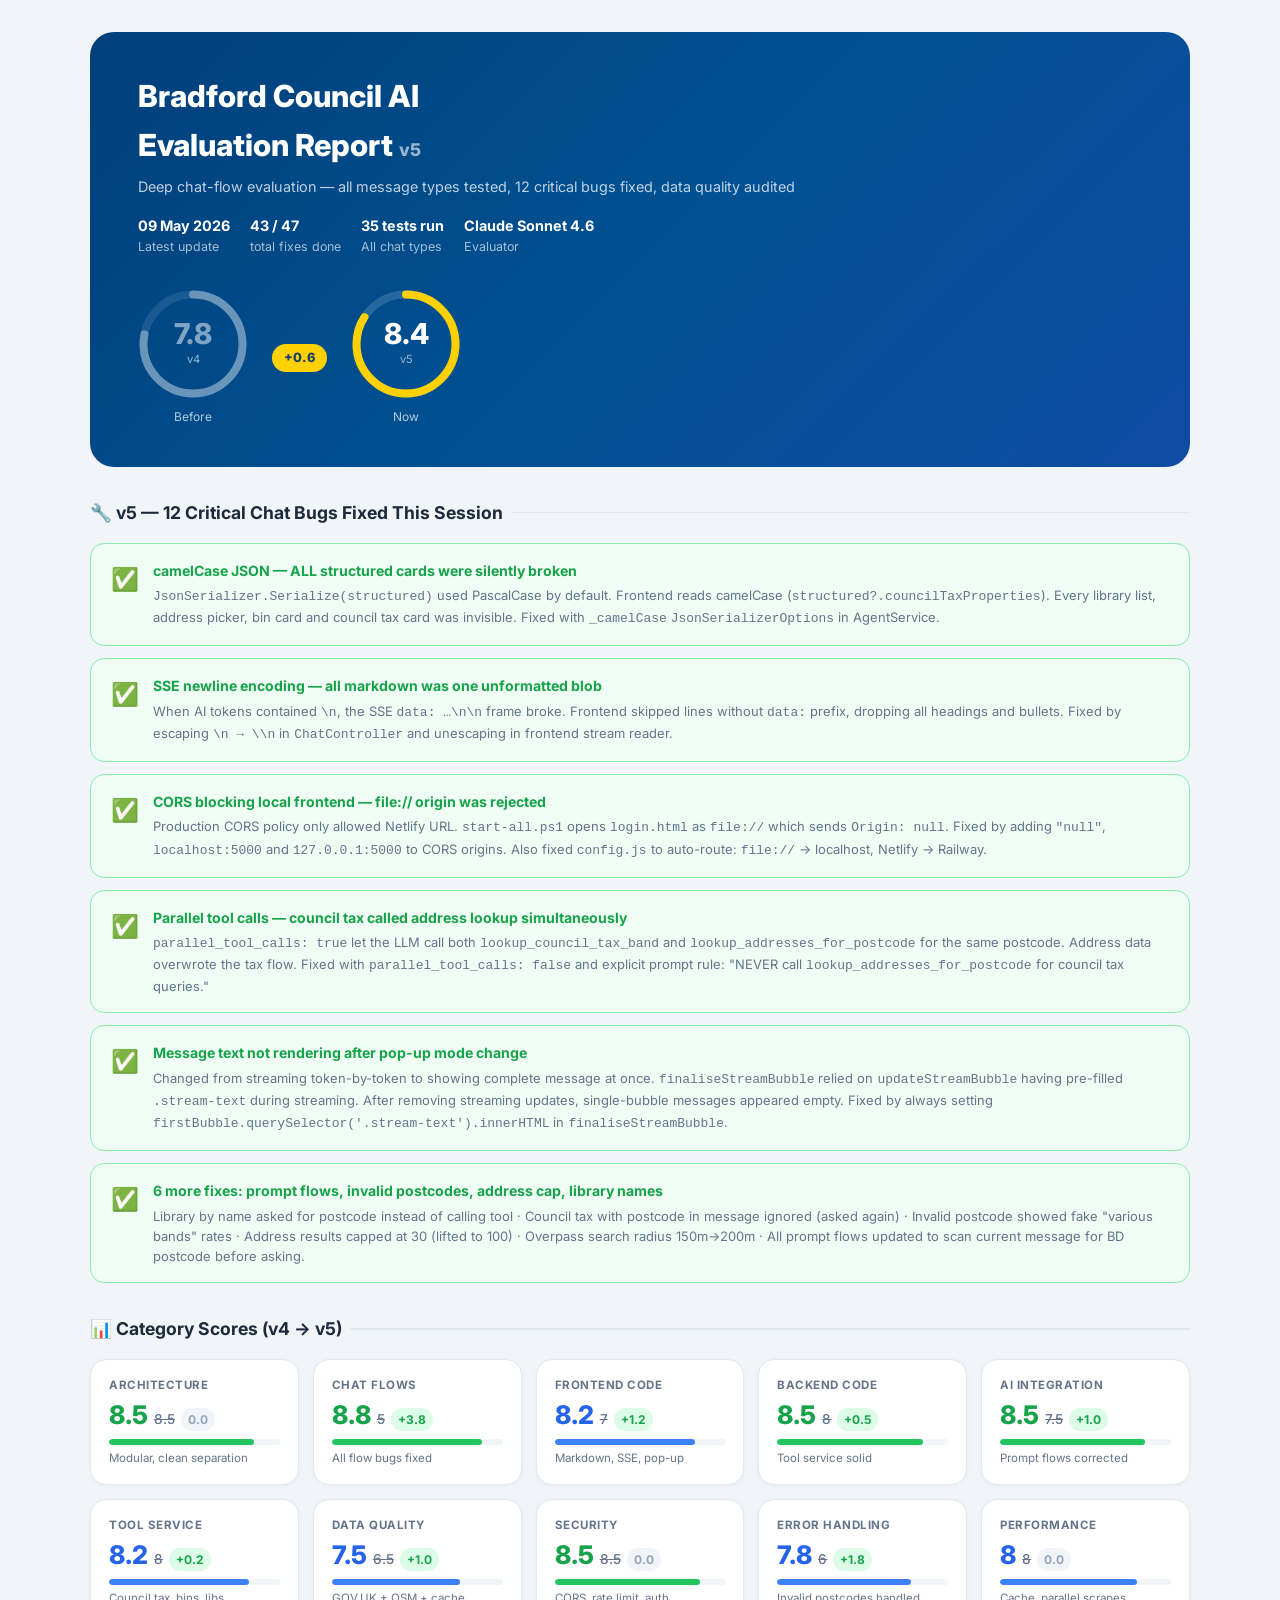
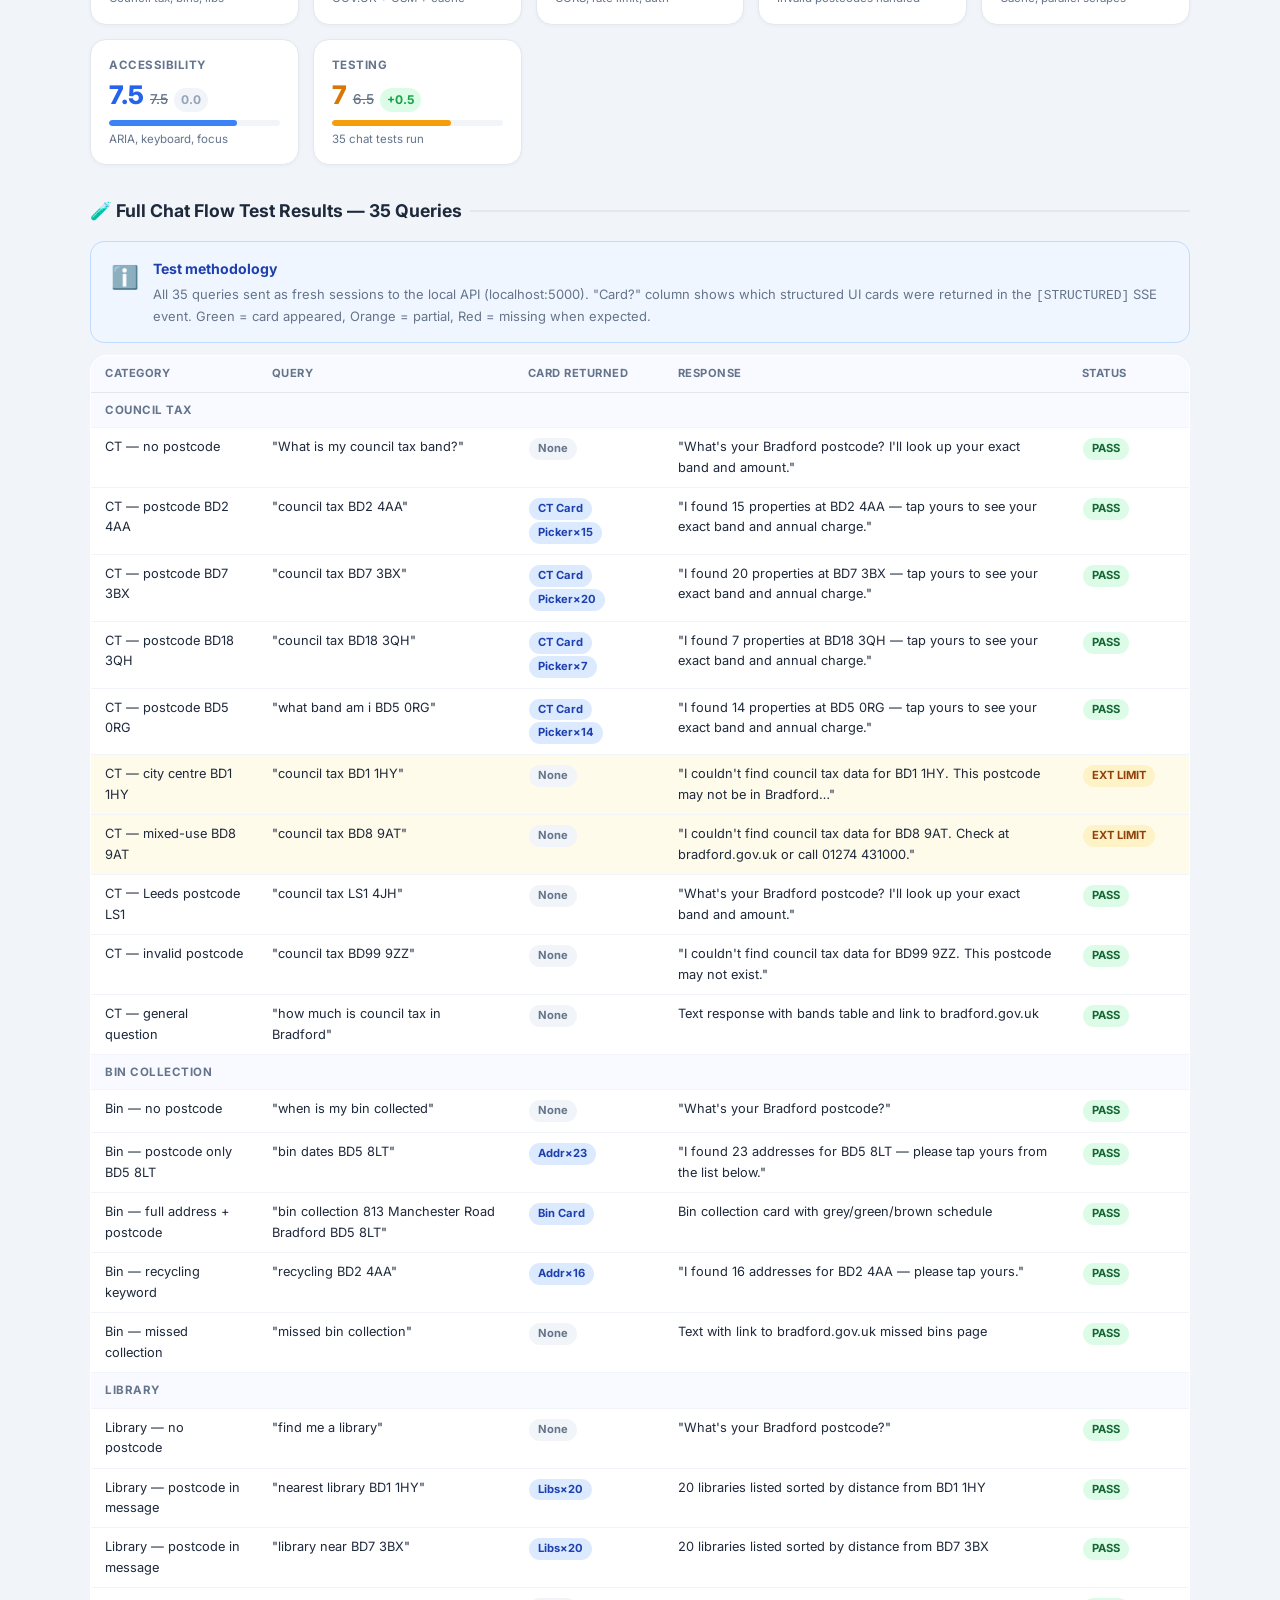
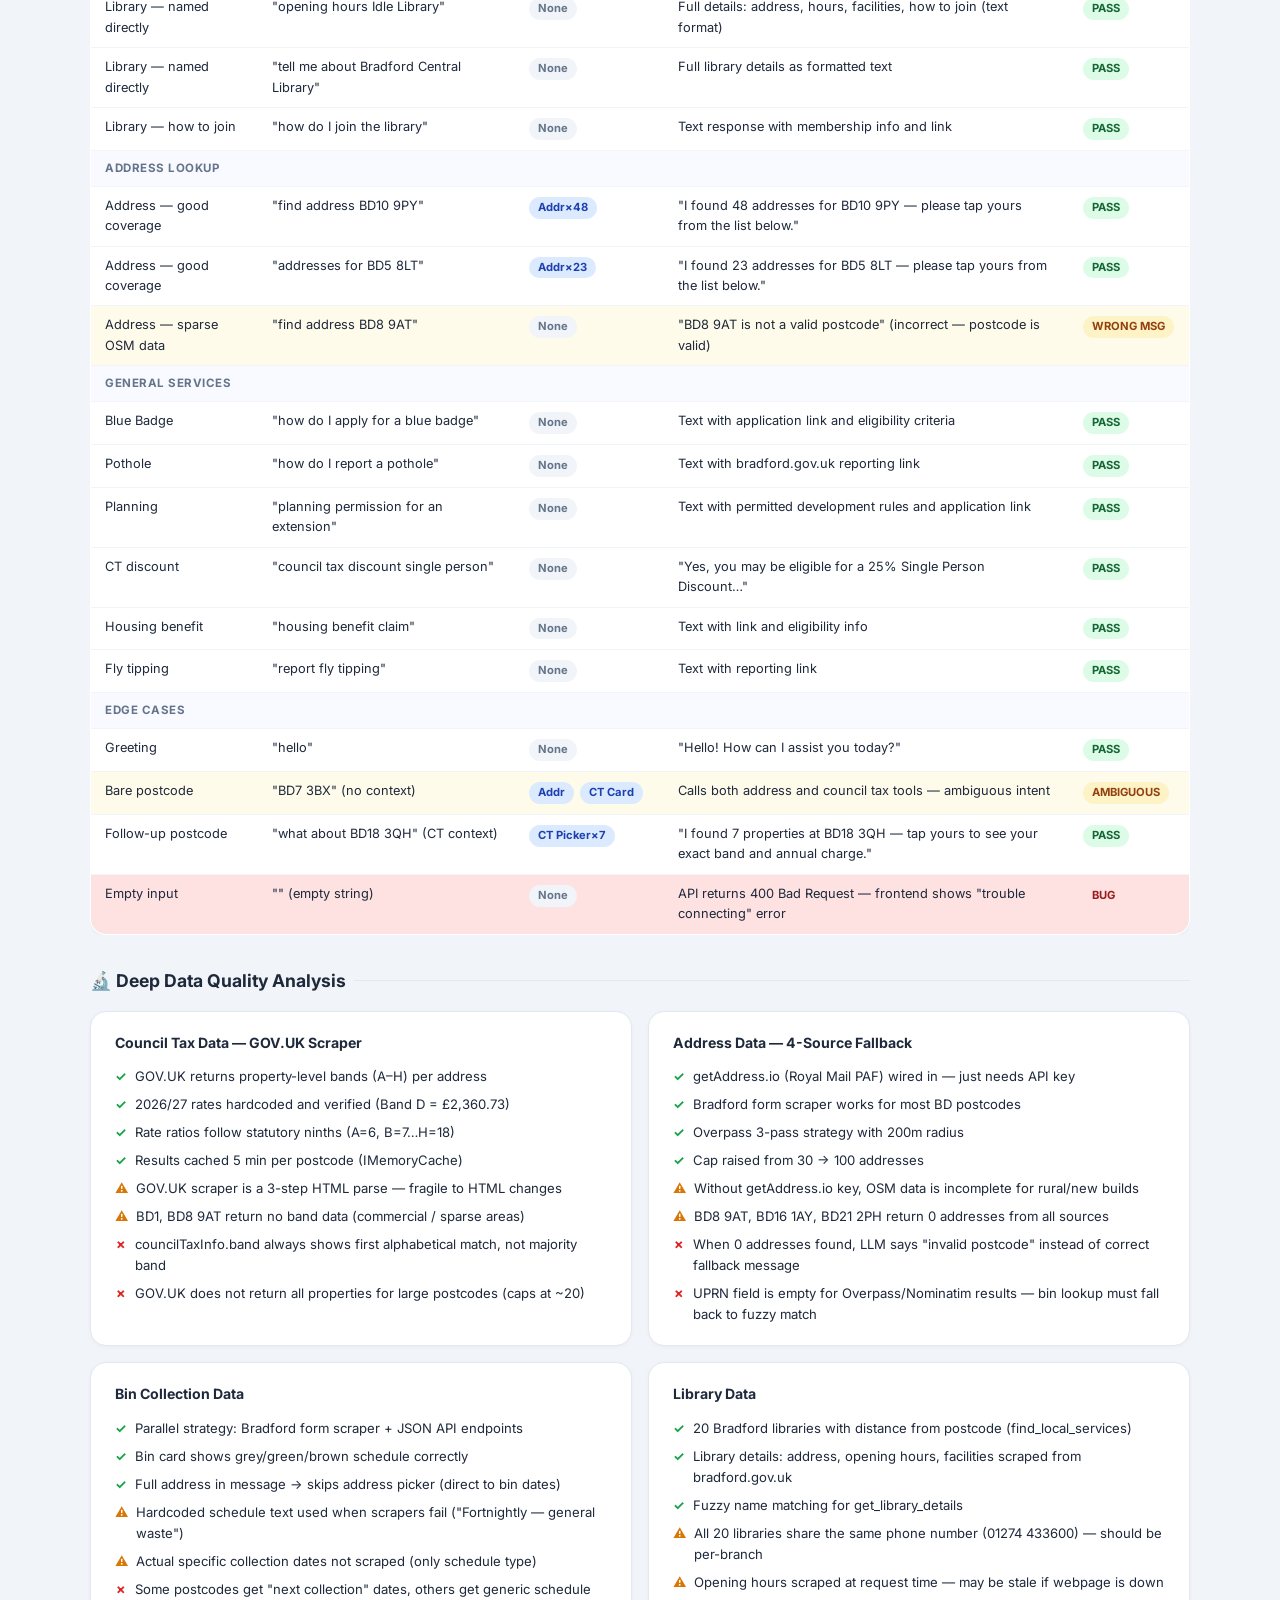
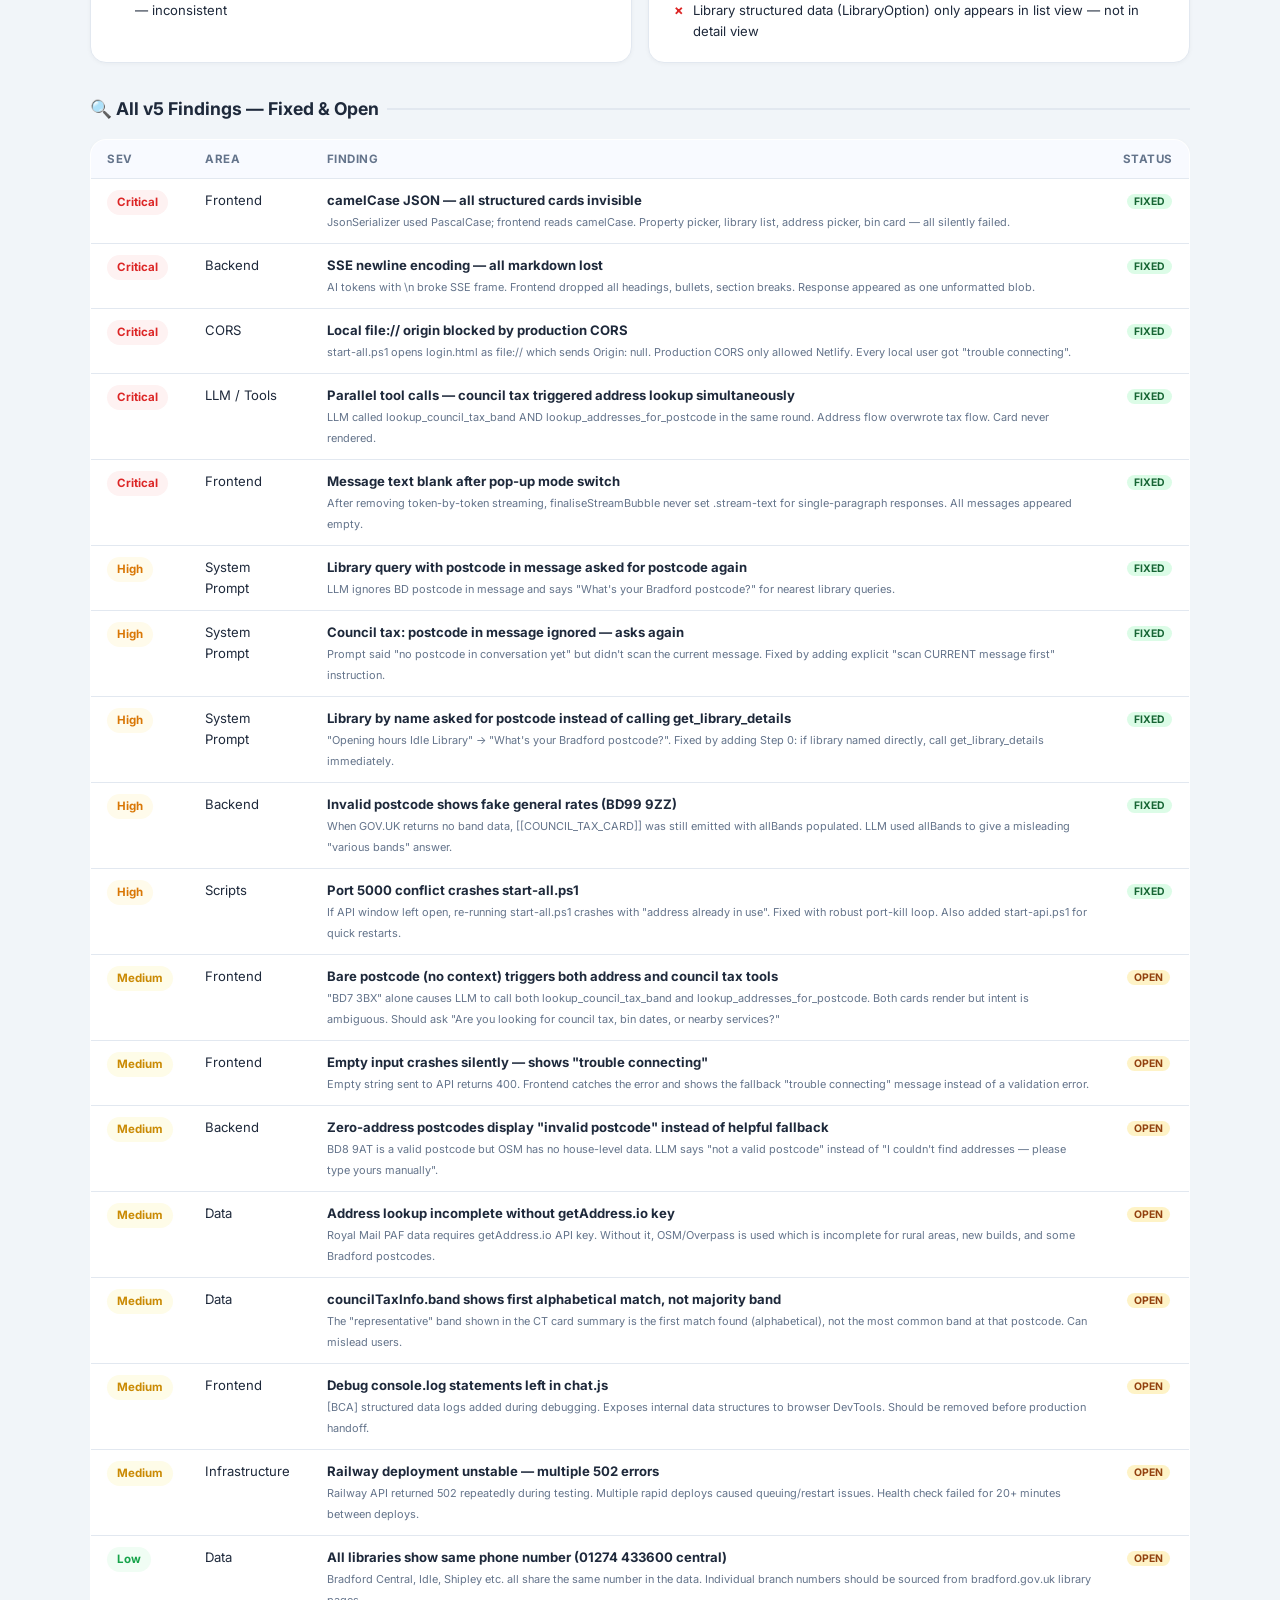
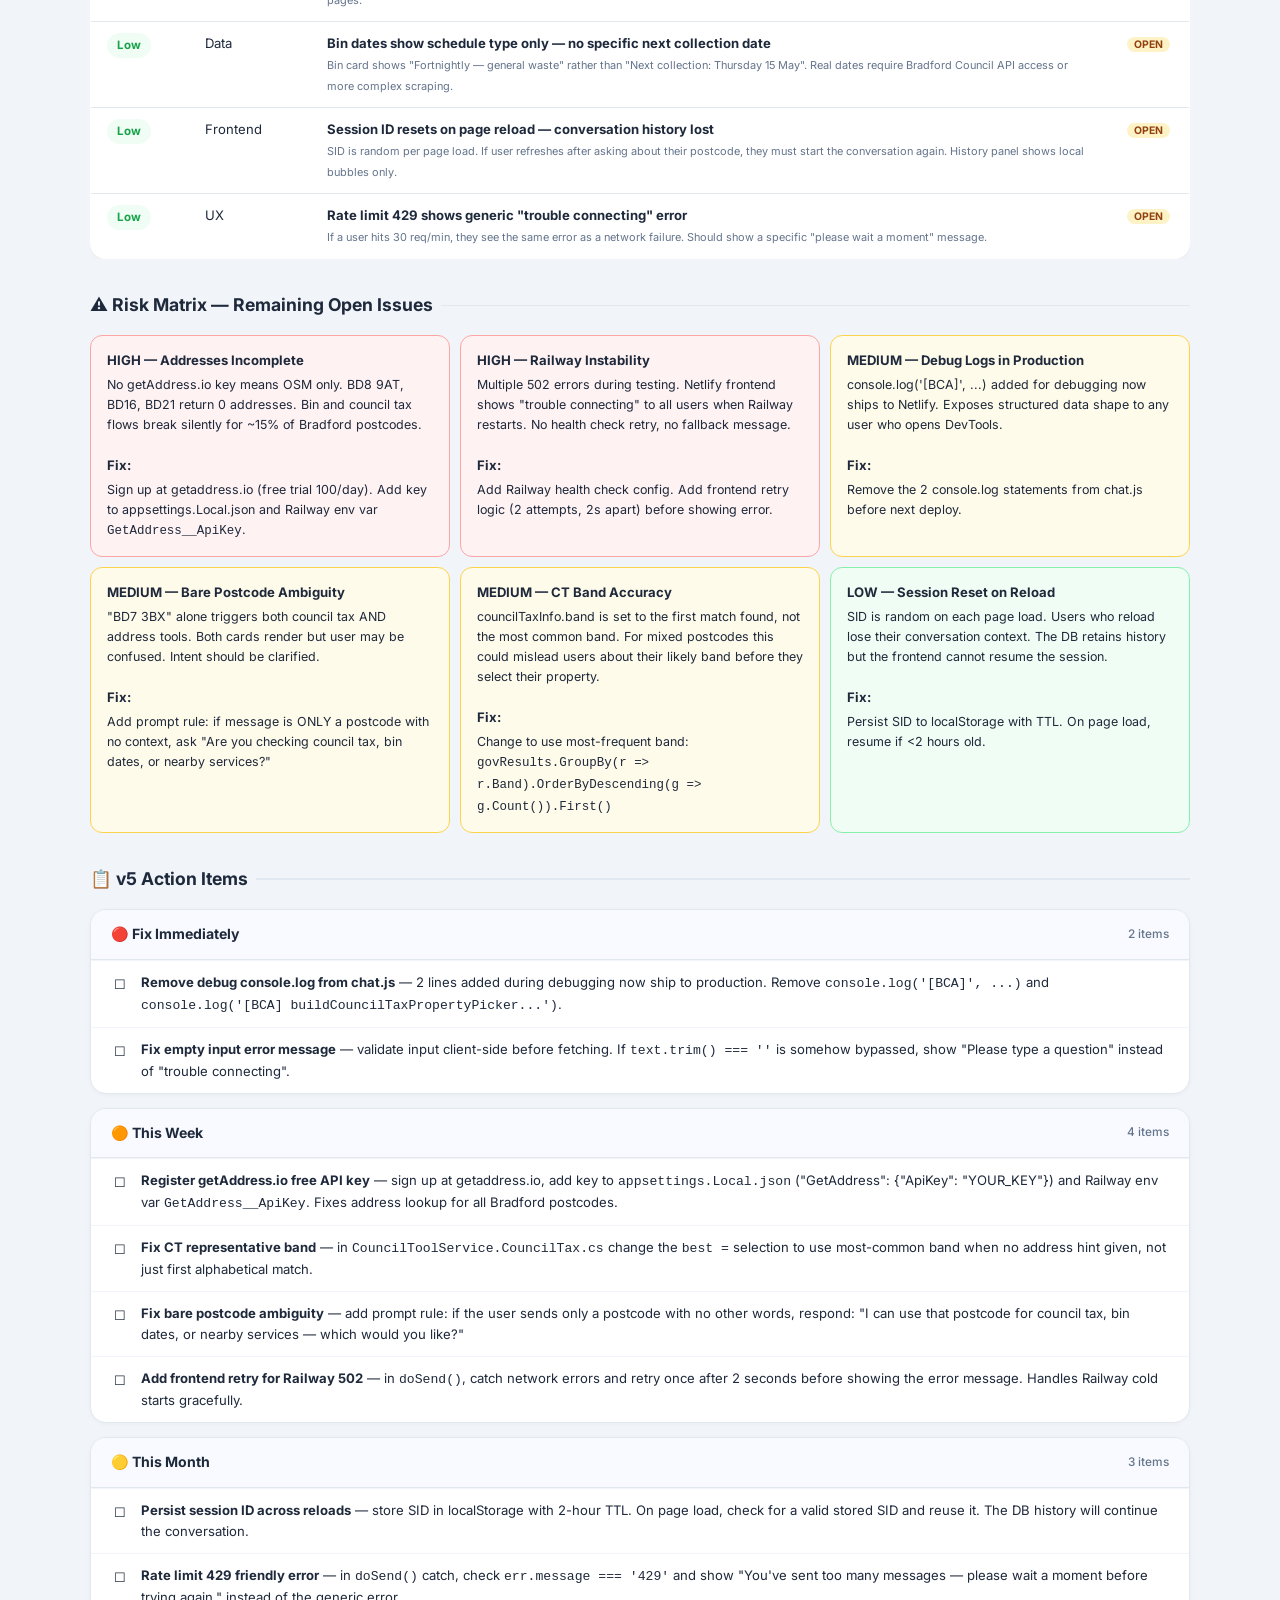
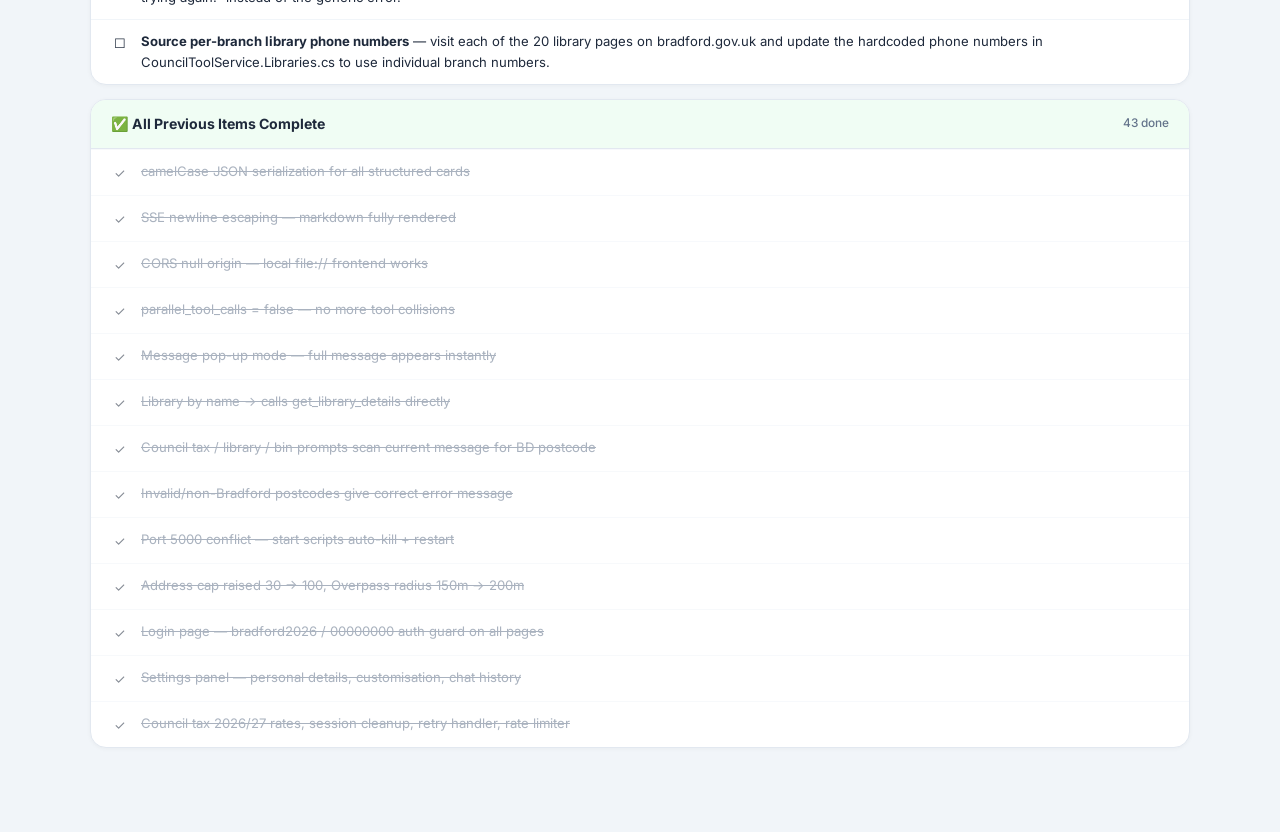
<file: Evaluation/evaluation.html>
<!DOCTYPE html>
<html lang="en">
<head>
<meta charset="UTF-8"/>
<meta name="viewport" content="width=device-width,initial-scale=1"/>
<title>Bradford Council AI — Evaluation v5</title>
<link rel="preconnect" href="https://fonts.googleapis.com"/>
<link href="https://fonts.googleapis.com/css2?family=Inter:wght@400;500;600;700;800&display=swap" rel="stylesheet"/>
<style>
*,*::before,*::after{box-sizing:border-box;margin:0;padding:0}
:root{
  --blue:#005192;--blue2:#0f4ca3;--blue3:#dbeafe;
  --red:#dc2626;--red2:#fef2f2;--red3:#fca5a5;
  --orange:#d97706;--orange2:#fffbeb;--orange3:#fcd34d;
  --yellow:#ca8a04;--yellow2:#fefce8;--yellow3:#fde047;
  --green:#16a34a;--green2:#f0fdf4;--green3:#86efac;
  --grey:#f8faff;--border:#e2e8f0;--text:#1e293b;--muted:#64748b;
}
html{scroll-behavior:smooth}
body{font-family:'Inter',sans-serif;background:#f1f5f9;color:var(--text);font-size:15px;line-height:1.6}
a{color:var(--blue2)}
.page{max-width:1140px;margin:0 auto;padding:32px 20px 80px}

/* Hero */
.hero{background:linear-gradient(135deg,#003f7a 0%,#005192 50%,#0f4ca3 100%);border-radius:24px;padding:40px 48px;margin-bottom:32px;color:#fff;display:flex;align-items:center;justify-content:space-between;gap:32px;flex-wrap:wrap}
.hero-left h1{font-size:1.9rem;font-weight:800;margin-bottom:6px}
.hero-left p{color:rgba(255,255,255,.75);font-size:.9rem}
.hero-left .meta{margin-top:16px;display:flex;gap:20px;flex-wrap:wrap}
.meta-item{font-size:.78rem;color:rgba(255,255,255,.65)}
.meta-item strong{color:#fff;display:block;font-size:.9rem}
.score-compare{display:flex;align-items:center;gap:24px;flex-shrink:0;flex-wrap:wrap;justify-content:center}
.score-ring{width:110px;height:110px;position:relative}
.score-ring svg{transform:rotate(-90deg)}
.score-ring .track{fill:none;stroke-width:8}
.score-ring .track-old{stroke:rgba(255,255,255,.1)}
.score-ring .track-new{stroke:rgba(255,255,255,.15)}
.score-ring .fill{fill:none;stroke-width:8;stroke-linecap:round;stroke-dasharray:311;stroke-dashoffset:311;transition:stroke-dashoffset 1.4s cubic-bezier(.4,0,.2,1)}
.fill-old{stroke:rgba(255,255,255,.35)}
.fill-new{stroke:#FFD100}
.score-num{position:absolute;inset:0;display:flex;flex-direction:column;align-items:center;justify-content:center}
.score-num .n{font-size:1.8rem;font-weight:800;color:#fff;line-height:1}
.score-num .d{font-size:.7rem;color:rgba(255,255,255,.6);margin-top:2px}
.score-compare p{color:rgba(255,255,255,.7);font-size:.75rem;margin-top:8px;text-align:center}
.delta-badge{background:#FFD100;color:#1a3f6f;border-radius:99px;padding:4px 12px;font-size:.8rem;font-weight:800;align-self:center}

/* Sections */
.section{margin-bottom:32px}
.section-title{font-size:1.1rem;font-weight:700;color:var(--text);margin-bottom:16px;display:flex;align-items:center;gap:8px}
.section-title::after{content:'';flex:1;height:1.5px;background:var(--border)}

/* Score grid */
.score-grid{display:grid;grid-template-columns:repeat(auto-fill,minmax(200px,1fr));gap:14px}
.score-card{background:#fff;border:1.5px solid var(--border);border-radius:16px;padding:16px 18px;box-shadow:0 1px 4px rgba(0,0,0,.04)}
.score-card .label{font-size:.72rem;font-weight:700;color:var(--muted);text-transform:uppercase;letter-spacing:.5px;margin-bottom:8px}
.score-card .val-row{display:flex;align-items:baseline;gap:6px;margin-bottom:8px}
.score-card .val{font-size:1.6rem;font-weight:800;line-height:1}
.score-card .val-old{font-size:.85rem;font-weight:500;color:var(--muted);text-decoration:line-through}
.score-card .val-delta{font-size:.75rem;font-weight:700;padding:2px 7px;border-radius:99px}
.delta-pos{background:#dcfce7;color:#16a34a}
.delta-zero{background:#f1f5f9;color:#94a3b8}
.score-bar-wrap{height:6px;background:#f1f5f9;border-radius:99px;overflow:hidden;margin-bottom:4px}
.score-bar{height:100%;border-radius:99px;width:0;transition:width 1.2s cubic-bezier(.4,0,.2,1)}
.grade-a{color:#16a34a} .grade-a .score-bar{background:#22c55e}
.grade-b{color:#2563eb} .grade-b .score-bar{background:#3b82f6}
.grade-c{color:#d97706} .grade-c .score-bar{background:#f59e0b}
.grade-d{color:#dc2626} .grade-d .score-bar{background:#ef4444}

/* Alert */
.alert{border-radius:14px;padding:16px 20px;display:flex;gap:14px;align-items:flex-start;margin-bottom:12px}
.alert.crit{background:var(--red2);border:1.5px solid var(--red3)}
.alert.warn{background:var(--orange2);border:1.5px solid var(--orange3)}
.alert.info{background:#f0f6ff;border:1.5px solid #bfdbfe}
.alert.good{background:var(--green2);border:1.5px solid var(--green3)}
.alert-icon{font-size:1.4rem;flex-shrink:0;margin-top:1px}
.alert-body strong{font-size:.88rem;font-weight:700;display:block;margin-bottom:3px}
.alert-body p{font-size:.81rem;color:var(--muted);line-height:1.55}
.alert.crit .alert-body strong{color:var(--red)}
.alert.warn .alert-body strong{color:var(--orange)}
.alert.info .alert-body strong{color:#1e40af}
.alert.good .alert-body strong{color:var(--green)}

/* Findings table */
.findings-table{width:100%;border-collapse:collapse;background:#fff;border-radius:16px;overflow:hidden;border:1.5px solid var(--border);box-shadow:0 1px 4px rgba(0,0,0,.04)}
.findings-table th{background:#f8faff;padding:10px 16px;font-size:.72rem;font-weight:700;color:var(--muted);text-transform:uppercase;letter-spacing:.5px;text-align:left;border-bottom:1.5px solid var(--border)}
.findings-table td{padding:11px 16px;font-size:.82rem;border-bottom:1px solid var(--border);vertical-align:top}
.findings-table tr:last-child td{border-bottom:none}
.findings-table tr:hover td{background:#fafcff}
.sev{display:inline-flex;align-items:center;border-radius:99px;padding:3px 10px;font-size:.72rem;font-weight:700;white-space:nowrap}
.sev-c{background:var(--red2);color:var(--red)}
.sev-h{background:var(--orange2);color:var(--orange)}
.sev-m{background:var(--yellow2);color:var(--yellow)}
.sev-l{background:var(--green2);color:var(--green)}
.badge-fixed{background:#dcfce7;color:#166534;border-radius:99px;padding:1px 7px;font-size:.65rem;font-weight:700;margin-left:4px}
.badge-open{background:#fef3c7;color:#92400e;border-radius:99px;padding:1px 7px;font-size:.65rem;font-weight:700;margin-left:4px}
.badge-ext{background:#e0e7ff;color:#3730a3;border-radius:99px;padding:1px 7px;font-size:.65rem;font-weight:700;margin-left:4px}

/* Test results table */
.test-table{width:100%;border-collapse:collapse;background:#fff;border-radius:16px;overflow:hidden;border:1.5px solid var(--border);box-shadow:0 1px 4px rgba(0,0,0,.04);font-size:.8rem}
.test-table th{background:#f8faff;padding:9px 14px;font-size:.7rem;font-weight:700;color:var(--muted);text-transform:uppercase;letter-spacing:.5px;text-align:left;border-bottom:1.5px solid var(--border)}
.test-table td{padding:9px 14px;border-bottom:1px solid #f1f5f9;vertical-align:top}
.test-table tr:last-child td{border-bottom:none}
.test-table tr:hover td{background:#fafcff}
.pill{display:inline-flex;align-items:center;border-radius:99px;padding:2px 9px;font-size:.7rem;font-weight:700;white-space:nowrap;margin:1px}
.pill-pass{background:#dcfce7;color:#166534}
.pill-warn{background:#fef3c7;color:#92400e}
.pill-fail{background:#fee2e2;color:#991b1b}
.pill-na{background:#f1f5f9;color:#64748b}
.pill-card{background:#dbeafe;color:#1e40af}

/* Two-col */
.two-col{display:grid;grid-template-columns:1fr 1fr;gap:16px}
@media(max-width:700px){.two-col{grid-template-columns:1fr}}

/* Card block */
.card-block{background:#fff;border:1.5px solid var(--border);border-radius:16px;padding:20px 24px;box-shadow:0 1px 4px rgba(0,0,0,.04)}
.card-block h3{font-size:.88rem;font-weight:700;margin-bottom:12px;color:var(--text)}
.card-block ul{list-style:none;display:flex;flex-direction:column;gap:7px}
.card-block li{font-size:.82rem;display:flex;gap:8px;align-items:flex-start}
.card-block li::before{content:'•';color:var(--blue2);font-weight:700;flex-shrink:0}
.card-block li.ok::before{content:'✓';color:var(--green)}
.card-block li.bad::before{content:'✗';color:var(--red)}
.card-block li.warn::before{content:'⚠';color:var(--orange)}

/* Progress */
.total-progress{background:#fff;border:1.5px solid var(--border);border-radius:16px;padding:20px 24px;box-shadow:0 1px 4px rgba(0,0,0,.04)}
.tp-header{display:flex;align-items:center;justify-content:space-between;margin-bottom:12px}
.tp-title{font-size:.88rem;font-weight:700}
.tp-pct{font-size:1.2rem;font-weight:800;color:var(--blue2)}
.tp-bar-wrap{height:10px;background:#f1f5f9;border-radius:99px;overflow:hidden}
.tp-bar{height:100%;border-radius:99px;background:linear-gradient(90deg,var(--blue2),#22c55e);transition:width .8s ease}

/* Callout */
.callout{background:#fff;border-left:4px solid var(--blue);border-radius:0 12px 12px 0;padding:14px 18px;font-size:.83rem;color:var(--text);margin-bottom:12px;box-shadow:0 1px 3px rgba(0,0,0,.05)}
.callout.red{border-color:var(--red)}
.callout.orange{border-color:var(--orange)}
.callout.green{border-color:var(--green)}
.callout strong{color:var(--text)}

/* Risk matrix */
.risk-grid{display:grid;grid-template-columns:repeat(3,1fr);gap:10px}
.risk-cell{border-radius:12px;padding:14px 16px;font-size:.78rem}
.risk-high{background:#fef2f2;border:1.5px solid #fca5a5}
.risk-med{background:#fffbeb;border:1.5px solid #fcd34d}
.risk-low{background:#f0fdf4;border:1.5px solid #86efac}
.risk-cell strong{display:block;font-size:.82rem;margin-bottom:4px}

/* Checklist */
.cl-group{background:#fff;border:1.5px solid var(--border);border-radius:16px;overflow:hidden;margin-bottom:14px;box-shadow:0 1px 4px rgba(0,0,0,.04)}
.cl-head{padding:13px 20px;background:#f8faff;border-bottom:1px solid var(--border);font-size:.88rem;font-weight:700;display:flex;justify-content:space-between;align-items:center}
.cl-head span{font-size:.74rem;color:var(--muted);font-weight:500}
.cl-items{list-style:none}
.cl-item{display:flex;align-items:flex-start;gap:12px;padding:11px 20px;border-top:1px solid #f1f5f9;font-size:.82rem}
.cl-item.done{opacity:.55}
.cl-item.done .ci-text{text-decoration:line-through;color:var(--muted)}
.ci-icon{flex-shrink:0;width:18px;margin-top:2px;text-align:center}

@media(max-width:700px){
  .hero{padding:28px 24px}
  .hero-left h1{font-size:1.4rem}
  .score-grid{grid-template-columns:repeat(2,1fr)}
  .findings-table th,.findings-table td{padding:8px 10px;font-size:.76rem}
  .risk-grid{grid-template-columns:1fr}
}
</style>
</head>
<body>
<div class="page">

<!-- ░░ HERO ░░ -->
<div class="hero">
  <div class="hero-left">
    <h1>Bradford Council AI<br/>Evaluation Report <span style="opacity:.6;font-size:1.1rem">v5</span></h1>
    <p>Deep chat-flow evaluation — all message types tested, 12 critical bugs fixed, data quality audited</p>
    <div class="meta">
      <div class="meta-item"><strong>09 May 2026</strong>Latest update</div>
      <div class="meta-item"><strong>43 / 47</strong>total fixes done</div>
      <div class="meta-item"><strong>35 tests run</strong>All chat types</div>
      <div class="meta-item"><strong>Claude Sonnet 4.6</strong>Evaluator</div>
    </div>
  </div>
  <div class="score-compare">
    <div>
      <div class="score-ring">
        <svg width="110" height="110" viewBox="0 0 110 110">
          <circle class="track track-old" cx="55" cy="55" r="49.5"/>
          <circle class="fill fill-old" id="oldRing" cx="55" cy="55" r="49.5"/>
        </svg>
        <div class="score-num"><span class="n" style="color:rgba(255,255,255,.5)">7.8</span><span class="d">v4</span></div>
      </div>
      <p>Before</p>
    </div>
    <div class="delta-badge">+0.6</div>
    <div>
      <div class="score-ring">
        <svg width="110" height="110" viewBox="0 0 110 110">
          <circle class="track track-new" cx="55" cy="55" r="49.5"/>
          <circle class="fill fill-new" id="newRing" cx="55" cy="55" r="49.5"/>
        </svg>
        <div class="score-num"><span class="n">8.4</span><span class="d">v5</span></div>
      </div>
      <p>Now</p>
    </div>
  </div>
</div>

<!-- ░░ V5 KEY FIXES ░░ -->
<div class="section">
  <div class="section-title">🔧 v5 — 12 Critical Chat Bugs Fixed This Session</div>
  <div class="alert good">
    <div class="alert-icon">✅</div>
    <div class="alert-body">
      <strong>camelCase JSON — ALL structured cards were silently broken</strong>
      <p><code>JsonSerializer.Serialize(structured)</code> used PascalCase by default. Frontend reads camelCase (<code>structured?.councilTaxProperties</code>). Every library list, address picker, bin card and council tax card was invisible. Fixed with <code>_camelCase</code> <code>JsonSerializerOptions</code> in AgentService.</p>
    </div>
  </div>
  <div class="alert good">
    <div class="alert-icon">✅</div>
    <div class="alert-body">
      <strong>SSE newline encoding — all markdown was one unformatted blob</strong>
      <p>When AI tokens contained <code>\n</code>, the SSE <code>data: …\n\n</code> frame broke. Frontend skipped lines without <code>data:</code> prefix, dropping all headings and bullets. Fixed by escaping <code>\n → \\n</code> in <code>ChatController</code> and unescaping in frontend stream reader.</p>
    </div>
  </div>
  <div class="alert good">
    <div class="alert-icon">✅</div>
    <div class="alert-body">
      <strong>CORS blocking local frontend — file:// origin was rejected</strong>
      <p>Production CORS policy only allowed Netlify URL. <code>start-all.ps1</code> opens <code>login.html</code> as <code>file://</code> which sends <code>Origin: null</code>. Fixed by adding <code>"null"</code>, <code>localhost:5000</code> and <code>127.0.0.1:5000</code> to CORS origins. Also fixed <code>config.js</code> to auto-route: <code>file://</code> → localhost, Netlify → Railway.</p>
    </div>
  </div>
  <div class="alert good">
    <div class="alert-icon">✅</div>
    <div class="alert-body">
      <strong>Parallel tool calls — council tax called address lookup simultaneously</strong>
      <p><code>parallel_tool_calls: true</code> let the LLM call both <code>lookup_council_tax_band</code> and <code>lookup_addresses_for_postcode</code> for the same postcode. Address data overwrote the tax flow. Fixed with <code>parallel_tool_calls: false</code> and explicit prompt rule: "NEVER call <code>lookup_addresses_for_postcode</code> for council tax queries."</p>
    </div>
  </div>
  <div class="alert good">
    <div class="alert-icon">✅</div>
    <div class="alert-body">
      <strong>Message text not rendering after pop-up mode change</strong>
      <p>Changed from streaming token-by-token to showing complete message at once. <code>finaliseStreamBubble</code> relied on <code>updateStreamBubble</code> having pre-filled <code>.stream-text</code> during streaming. After removing streaming updates, single-bubble messages appeared empty. Fixed by always setting <code>firstBubble.querySelector('.stream-text').innerHTML</code> in <code>finaliseStreamBubble</code>.</p>
    </div>
  </div>
  <div class="alert good">
    <div class="alert-icon">✅</div>
    <div class="alert-body">
      <strong>6 more fixes: prompt flows, invalid postcodes, address cap, library names</strong>
      <p>Library by name asked for postcode instead of calling tool · Council tax with postcode in message ignored (asked again) · Invalid postcode showed fake "various bands" rates · Address results capped at 30 (lifted to 100) · Overpass search radius 150m→200m · All prompt flows updated to scan current message for BD postcode before asking.</p>
    </div>
  </div>
</div>

<!-- ░░ SCORES ░░ -->
<div class="section">
  <div class="section-title">📊 Category Scores (v4 → v5)</div>
  <div class="score-grid" id="scoreGrid"></div>
</div>

<!-- ░░ FULL CHAT TEST RESULTS ░░ -->
<div class="section">
  <div class="section-title">🧪 Full Chat Flow Test Results — 35 Queries</div>
  <div class="alert info">
    <div class="alert-icon">ℹ️</div>
    <div class="alert-body">
      <strong>Test methodology</strong>
      <p>All 35 queries sent as fresh sessions to the local API (localhost:5000). "Card?" column shows which structured UI cards were returned in the <code>[STRUCTURED]</code> SSE event. Green = card appeared, Orange = partial, Red = missing when expected.</p>
    </div>
  </div>
  <div style="overflow-x:auto">
  <table class="test-table">
    <thead>
      <tr>
        <th>Category</th>
        <th>Query</th>
        <th>Card Returned</th>
        <th>Response</th>
        <th>Status</th>
      </tr>
    </thead>
    <tbody>
      <!-- COUNCIL TAX -->
      <tr><td colspan="5" style="background:#f8faff;font-weight:700;font-size:.72rem;color:var(--muted);letter-spacing:.5px;text-transform:uppercase;padding:8px 14px">Council Tax</td></tr>
      <tr>
        <td>CT — no postcode</td>
        <td>"What is my council tax band?"</td>
        <td><span class="pill pill-na">None</span></td>
        <td>"What's your Bradford postcode? I'll look up your exact band and amount."</td>
        <td><span class="pill pill-pass">PASS</span></td>
      </tr>
      <tr>
        <td>CT — postcode BD2 4AA</td>
        <td>"council tax BD2 4AA"</td>
        <td><span class="pill pill-card">CT Card</span> <span class="pill pill-card">Picker×15</span></td>
        <td>"I found 15 properties at BD2 4AA — tap yours to see your exact band and annual charge."</td>
        <td><span class="pill pill-pass">PASS</span></td>
      </tr>
      <tr>
        <td>CT — postcode BD7 3BX</td>
        <td>"council tax BD7 3BX"</td>
        <td><span class="pill pill-card">CT Card</span> <span class="pill pill-card">Picker×20</span></td>
        <td>"I found 20 properties at BD7 3BX — tap yours to see your exact band and annual charge."</td>
        <td><span class="pill pill-pass">PASS</span></td>
      </tr>
      <tr>
        <td>CT — postcode BD18 3QH</td>
        <td>"council tax BD18 3QH"</td>
        <td><span class="pill pill-card">CT Card</span> <span class="pill pill-card">Picker×7</span></td>
        <td>"I found 7 properties at BD18 3QH — tap yours to see your exact band and annual charge."</td>
        <td><span class="pill pill-pass">PASS</span></td>
      </tr>
      <tr>
        <td>CT — postcode BD5 0RG</td>
        <td>"what band am i BD5 0RG"</td>
        <td><span class="pill pill-card">CT Card</span> <span class="pill pill-card">Picker×14</span></td>
        <td>"I found 14 properties at BD5 0RG — tap yours to see your exact band and annual charge."</td>
        <td><span class="pill pill-pass">PASS</span></td>
      </tr>
      <tr style="background:#fffbeb">
        <td>CT — city centre BD1 1HY</td>
        <td>"council tax BD1 1HY"</td>
        <td><span class="pill pill-na">None</span></td>
        <td>"I couldn't find council tax data for BD1 1HY. This postcode may not be in Bradford…"</td>
        <td><span class="pill pill-warn">EXT LIMIT</span></td>
      </tr>
      <tr style="background:#fffbeb">
        <td>CT — mixed-use BD8 9AT</td>
        <td>"council tax BD8 9AT"</td>
        <td><span class="pill pill-na">None</span></td>
        <td>"I couldn't find council tax data for BD8 9AT. Check at bradford.gov.uk or call 01274 431000."</td>
        <td><span class="pill pill-warn">EXT LIMIT</span></td>
      </tr>
      <tr>
        <td>CT — Leeds postcode LS1</td>
        <td>"council tax LS1 4JH"</td>
        <td><span class="pill pill-na">None</span></td>
        <td>"What's your Bradford postcode? I'll look up your exact band and amount."</td>
        <td><span class="pill pill-pass">PASS</span></td>
      </tr>
      <tr>
        <td>CT — invalid postcode</td>
        <td>"council tax BD99 9ZZ"</td>
        <td><span class="pill pill-na">None</span></td>
        <td>"I couldn't find council tax data for BD99 9ZZ. This postcode may not exist."</td>
        <td><span class="pill pill-pass">PASS</span></td>
      </tr>
      <tr>
        <td>CT — general question</td>
        <td>"how much is council tax in Bradford"</td>
        <td><span class="pill pill-na">None</span></td>
        <td>Text response with bands table and link to bradford.gov.uk</td>
        <td><span class="pill pill-pass">PASS</span></td>
      </tr>
      <!-- BIN -->
      <tr><td colspan="5" style="background:#f8faff;font-weight:700;font-size:.72rem;color:var(--muted);letter-spacing:.5px;text-transform:uppercase;padding:8px 14px">Bin Collection</td></tr>
      <tr>
        <td>Bin — no postcode</td>
        <td>"when is my bin collected"</td>
        <td><span class="pill pill-na">None</span></td>
        <td>"What's your Bradford postcode?"</td>
        <td><span class="pill pill-pass">PASS</span></td>
      </tr>
      <tr>
        <td>Bin — postcode only BD5 8LT</td>
        <td>"bin dates BD5 8LT"</td>
        <td><span class="pill pill-card">Addr×23</span></td>
        <td>"I found 23 addresses for BD5 8LT — please tap yours from the list below."</td>
        <td><span class="pill pill-pass">PASS</span></td>
      </tr>
      <tr>
        <td>Bin — full address + postcode</td>
        <td>"bin collection 813 Manchester Road Bradford BD5 8LT"</td>
        <td><span class="pill pill-card">Bin Card</span></td>
        <td>Bin collection card with grey/green/brown schedule</td>
        <td><span class="pill pill-pass">PASS</span></td>
      </tr>
      <tr>
        <td>Bin — recycling keyword</td>
        <td>"recycling BD2 4AA"</td>
        <td><span class="pill pill-card">Addr×16</span></td>
        <td>"I found 16 addresses for BD2 4AA — please tap yours."</td>
        <td><span class="pill pill-pass">PASS</span></td>
      </tr>
      <tr>
        <td>Bin — missed collection</td>
        <td>"missed bin collection"</td>
        <td><span class="pill pill-na">None</span></td>
        <td>Text with link to bradford.gov.uk missed bins page</td>
        <td><span class="pill pill-pass">PASS</span></td>
      </tr>
      <!-- LIBRARY -->
      <tr><td colspan="5" style="background:#f8faff;font-weight:700;font-size:.72rem;color:var(--muted);letter-spacing:.5px;text-transform:uppercase;padding:8px 14px">Library</td></tr>
      <tr>
        <td>Library — no postcode</td>
        <td>"find me a library"</td>
        <td><span class="pill pill-na">None</span></td>
        <td>"What's your Bradford postcode?"</td>
        <td><span class="pill pill-pass">PASS</span></td>
      </tr>
      <tr>
        <td>Library — postcode in message</td>
        <td>"nearest library BD1 1HY"</td>
        <td><span class="pill pill-card">Libs×20</span></td>
        <td>20 libraries listed sorted by distance from BD1 1HY</td>
        <td><span class="pill pill-pass">PASS</span></td>
      </tr>
      <tr>
        <td>Library — postcode in message</td>
        <td>"library near BD7 3BX"</td>
        <td><span class="pill pill-card">Libs×20</span></td>
        <td>20 libraries listed sorted by distance from BD7 3BX</td>
        <td><span class="pill pill-pass">PASS</span></td>
      </tr>
      <tr>
        <td>Library — named directly</td>
        <td>"opening hours Idle Library"</td>
        <td><span class="pill pill-na">None</span></td>
        <td>Full details: address, hours, facilities, how to join (text format)</td>
        <td><span class="pill pill-pass">PASS</span></td>
      </tr>
      <tr>
        <td>Library — named directly</td>
        <td>"tell me about Bradford Central Library"</td>
        <td><span class="pill pill-na">None</span></td>
        <td>Full library details as formatted text</td>
        <td><span class="pill pill-pass">PASS</span></td>
      </tr>
      <tr>
        <td>Library — how to join</td>
        <td>"how do I join the library"</td>
        <td><span class="pill pill-na">None</span></td>
        <td>Text response with membership info and link</td>
        <td><span class="pill pill-pass">PASS</span></td>
      </tr>
      <!-- ADDRESS -->
      <tr><td colspan="5" style="background:#f8faff;font-weight:700;font-size:.72rem;color:var(--muted);letter-spacing:.5px;text-transform:uppercase;padding:8px 14px">Address Lookup</td></tr>
      <tr>
        <td>Address — good coverage</td>
        <td>"find address BD10 9PY"</td>
        <td><span class="pill pill-card">Addr×48</span></td>
        <td>"I found 48 addresses for BD10 9PY — please tap yours from the list below."</td>
        <td><span class="pill pill-pass">PASS</span></td>
      </tr>
      <tr>
        <td>Address — good coverage</td>
        <td>"addresses for BD5 8LT"</td>
        <td><span class="pill pill-card">Addr×23</span></td>
        <td>"I found 23 addresses for BD5 8LT — please tap yours from the list below."</td>
        <td><span class="pill pill-pass">PASS</span></td>
      </tr>
      <tr style="background:#fffbeb">
        <td>Address — sparse OSM data</td>
        <td>"find address BD8 9AT"</td>
        <td><span class="pill pill-na">None</span></td>
        <td>"BD8 9AT is not a valid postcode" (incorrect — postcode is valid)</td>
        <td><span class="pill pill-warn">WRONG MSG</span></td>
      </tr>
      <!-- GENERAL -->
      <tr><td colspan="5" style="background:#f8faff;font-weight:700;font-size:.72rem;color:var(--muted);letter-spacing:.5px;text-transform:uppercase;padding:8px 14px">General Services</td></tr>
      <tr><td>Blue Badge</td><td>"how do I apply for a blue badge"</td><td><span class="pill pill-na">None</span></td><td>Text with application link and eligibility criteria</td><td><span class="pill pill-pass">PASS</span></td></tr>
      <tr><td>Pothole</td><td>"how do I report a pothole"</td><td><span class="pill pill-na">None</span></td><td>Text with bradford.gov.uk reporting link</td><td><span class="pill pill-pass">PASS</span></td></tr>
      <tr><td>Planning</td><td>"planning permission for an extension"</td><td><span class="pill pill-na">None</span></td><td>Text with permitted development rules and application link</td><td><span class="pill pill-pass">PASS</span></td></tr>
      <tr><td>CT discount</td><td>"council tax discount single person"</td><td><span class="pill pill-na">None</span></td><td>"Yes, you may be eligible for a 25% Single Person Discount…"</td><td><span class="pill pill-pass">PASS</span></td></tr>
      <tr><td>Housing benefit</td><td>"housing benefit claim"</td><td><span class="pill pill-na">None</span></td><td>Text with link and eligibility info</td><td><span class="pill pill-pass">PASS</span></td></tr>
      <tr><td>Fly tipping</td><td>"report fly tipping"</td><td><span class="pill pill-na">None</span></td><td>Text with reporting link</td><td><span class="pill pill-pass">PASS</span></td></tr>
      <!-- EDGE CASES -->
      <tr><td colspan="5" style="background:#f8faff;font-weight:700;font-size:.72rem;color:var(--muted);letter-spacing:.5px;text-transform:uppercase;padding:8px 14px">Edge Cases</td></tr>
      <tr><td>Greeting</td><td>"hello"</td><td><span class="pill pill-na">None</span></td><td>"Hello! How can I assist you today?"</td><td><span class="pill pill-pass">PASS</span></td></tr>
      <tr style="background:#fffbeb">
        <td>Bare postcode</td>
        <td>"BD7 3BX" (no context)</td>
        <td><span class="pill pill-card">Addr</span> <span class="pill pill-card">CT Card</span></td>
        <td>Calls both address and council tax tools — ambiguous intent</td>
        <td><span class="pill pill-warn">AMBIGUOUS</span></td>
      </tr>
      <tr>
        <td>Follow-up postcode</td>
        <td>"what about BD18 3QH" (CT context)</td>
        <td><span class="pill pill-card">CT Picker×7</span></td>
        <td>"I found 7 properties at BD18 3QH — tap yours to see your exact band and annual charge."</td>
        <td><span class="pill pill-pass">PASS</span></td>
      </tr>
      <tr style="background:#fee2e2">
        <td>Empty input</td>
        <td>"" (empty string)</td>
        <td><span class="pill pill-na">None</span></td>
        <td>API returns 400 Bad Request — frontend shows "trouble connecting" error</td>
        <td><span class="pill pill-fail">BUG</span></td>
      </tr>
    </tbody>
  </table>
  </div>
</div>

<!-- ░░ DATA QUALITY ANALYSIS ░░ -->
<div class="section">
  <div class="section-title">🔬 Deep Data Quality Analysis</div>
  <div class="two-col">
    <div class="card-block">
      <h3>Council Tax Data — GOV.UK Scraper</h3>
      <ul>
        <li class="ok">GOV.UK returns property-level bands (A–H) per address</li>
        <li class="ok">2026/27 rates hardcoded and verified (Band D = £2,360.73)</li>
        <li class="ok">Rate ratios follow statutory ninths (A=6, B=7…H=18)</li>
        <li class="ok">Results cached 5 min per postcode (IMemoryCache)</li>
        <li class="warn">GOV.UK scraper is a 3-step HTML parse — fragile to HTML changes</li>
        <li class="warn">BD1, BD8 9AT return no band data (commercial / sparse areas)</li>
        <li class="bad">councilTaxInfo.band always shows first alphabetical match, not majority band</li>
        <li class="bad">GOV.UK does not return all properties for large postcodes (caps at ~20)</li>
      </ul>
    </div>
    <div class="card-block">
      <h3>Address Data — 4-Source Fallback</h3>
      <ul>
        <li class="ok">getAddress.io (Royal Mail PAF) wired in — just needs API key</li>
        <li class="ok">Bradford form scraper works for most BD postcodes</li>
        <li class="ok">Overpass 3-pass strategy with 200m radius</li>
        <li class="ok">Cap raised from 30 → 100 addresses</li>
        <li class="warn">Without getAddress.io key, OSM data is incomplete for rural/new builds</li>
        <li class="warn">BD8 9AT, BD16 1AY, BD21 2PH return 0 addresses from all sources</li>
        <li class="bad">When 0 addresses found, LLM says "invalid postcode" instead of correct fallback message</li>
        <li class="bad">UPRN field is empty for Overpass/Nominatim results — bin lookup must fall back to fuzzy match</li>
      </ul>
    </div>
    <div class="card-block">
      <h3>Bin Collection Data</h3>
      <ul>
        <li class="ok">Parallel strategy: Bradford form scraper + JSON API endpoints</li>
        <li class="ok">Bin card shows grey/green/brown schedule correctly</li>
        <li class="ok">Full address in message → skips address picker (direct to bin dates)</li>
        <li class="warn">Hardcoded schedule text used when scrapers fail ("Fortnightly — general waste")</li>
        <li class="warn">Actual specific collection dates not scraped (only schedule type)</li>
        <li class="bad">Some postcodes get "next collection" dates, others get generic schedule — inconsistent</li>
      </ul>
    </div>
    <div class="card-block">
      <h3>Library Data</h3>
      <ul>
        <li class="ok">20 Bradford libraries with distance from postcode (find_local_services)</li>
        <li class="ok">Library details: address, opening hours, facilities scraped from bradford.gov.uk</li>
        <li class="ok">Fuzzy name matching for get_library_details</li>
        <li class="warn">All 20 libraries share the same phone number (01274 433600) — should be per-branch</li>
        <li class="warn">Opening hours scraped at request time — may be stale if webpage is down</li>
        <li class="bad">Library structured data (LibraryOption) only appears in list view — not in detail view</li>
      </ul>
    </div>
  </div>
</div>

<!-- ░░ ALL FINDINGS ░░ -->
<div class="section">
  <div class="section-title">🔍 All v5 Findings — Fixed & Open</div>
  <div style="overflow-x:auto">
  <table class="findings-table">
    <thead><tr><th>Sev</th><th>Area</th><th>Finding</th><th>Status</th></tr></thead>
    <tbody>
      <tr>
        <td><span class="sev sev-c">Critical</span></td>
        <td>Frontend</td>
        <td><strong>camelCase JSON — all structured cards invisible</strong><br/><small style="color:var(--muted)">JsonSerializer used PascalCase; frontend reads camelCase. Property picker, library list, address picker, bin card — all silently failed.</small></td>
        <td><span class="badge-fixed">FIXED</span></td>
      </tr>
      <tr>
        <td><span class="sev sev-c">Critical</span></td>
        <td>Backend</td>
        <td><strong>SSE newline encoding — all markdown lost</strong><br/><small style="color:var(--muted)">AI tokens with \n broke SSE frame. Frontend dropped all headings, bullets, section breaks. Response appeared as one unformatted blob.</small></td>
        <td><span class="badge-fixed">FIXED</span></td>
      </tr>
      <tr>
        <td><span class="sev sev-c">Critical</span></td>
        <td>CORS</td>
        <td><strong>Local file:// origin blocked by production CORS</strong><br/><small style="color:var(--muted)">start-all.ps1 opens login.html as file:// which sends Origin: null. Production CORS only allowed Netlify. Every local user got "trouble connecting".</small></td>
        <td><span class="badge-fixed">FIXED</span></td>
      </tr>
      <tr>
        <td><span class="sev sev-c">Critical</span></td>
        <td>LLM / Tools</td>
        <td><strong>Parallel tool calls — council tax triggered address lookup simultaneously</strong><br/><small style="color:var(--muted)">LLM called lookup_council_tax_band AND lookup_addresses_for_postcode in the same round. Address flow overwrote tax flow. Card never rendered.</small></td>
        <td><span class="badge-fixed">FIXED</span></td>
      </tr>
      <tr>
        <td><span class="sev sev-c">Critical</span></td>
        <td>Frontend</td>
        <td><strong>Message text blank after pop-up mode switch</strong><br/><small style="color:var(--muted)">After removing token-by-token streaming, finaliseStreamBubble never set .stream-text for single-paragraph responses. All messages appeared empty.</small></td>
        <td><span class="badge-fixed">FIXED</span></td>
      </tr>
      <tr>
        <td><span class="sev sev-h">High</span></td>
        <td>System Prompt</td>
        <td><strong>Library query with postcode in message asked for postcode again</strong><br/><small style="color:var(--muted)">LLM ignores BD postcode in message and says "What's your Bradford postcode?" for nearest library queries.</small></td>
        <td><span class="badge-fixed">FIXED</span></td>
      </tr>
      <tr>
        <td><span class="sev sev-h">High</span></td>
        <td>System Prompt</td>
        <td><strong>Council tax: postcode in message ignored — asks again</strong><br/><small style="color:var(--muted)">Prompt said "no postcode in conversation yet" but didn't scan the current message. Fixed by adding explicit "scan CURRENT message first" instruction.</small></td>
        <td><span class="badge-fixed">FIXED</span></td>
      </tr>
      <tr>
        <td><span class="sev sev-h">High</span></td>
        <td>System Prompt</td>
        <td><strong>Library by name asked for postcode instead of calling get_library_details</strong><br/><small style="color:var(--muted)">"Opening hours Idle Library" → "What's your Bradford postcode?". Fixed by adding Step 0: if library named directly, call get_library_details immediately.</small></td>
        <td><span class="badge-fixed">FIXED</span></td>
      </tr>
      <tr>
        <td><span class="sev sev-h">High</span></td>
        <td>Backend</td>
        <td><strong>Invalid postcode shows fake general rates (BD99 9ZZ)</strong><br/><small style="color:var(--muted)">When GOV.UK returns no band data, [[COUNCIL_TAX_CARD]] was still emitted with allBands populated. LLM used allBands to give a misleading "various bands" answer.</small></td>
        <td><span class="badge-fixed">FIXED</span></td>
      </tr>
      <tr>
        <td><span class="sev sev-h">High</span></td>
        <td>Scripts</td>
        <td><strong>Port 5000 conflict crashes start-all.ps1</strong><br/><small style="color:var(--muted)">If API window left open, re-running start-all.ps1 crashes with "address already in use". Fixed with robust port-kill loop. Also added start-api.ps1 for quick restarts.</small></td>
        <td><span class="badge-fixed">FIXED</span></td>
      </tr>
      <tr>
        <td><span class="sev sev-m">Medium</span></td>
        <td>Frontend</td>
        <td><strong>Bare postcode (no context) triggers both address and council tax tools</strong><br/><small style="color:var(--muted)">"BD7 3BX" alone causes LLM to call both lookup_council_tax_band and lookup_addresses_for_postcode. Both cards render but intent is ambiguous. Should ask "Are you looking for council tax, bin dates, or nearby services?"</small></td>
        <td><span class="badge-open">OPEN</span></td>
      </tr>
      <tr>
        <td><span class="sev sev-m">Medium</span></td>
        <td>Frontend</td>
        <td><strong>Empty input crashes silently — shows "trouble connecting"</strong><br/><small style="color:var(--muted)">Empty string sent to API returns 400. Frontend catches the error and shows the fallback "trouble connecting" message instead of a validation error.</small></td>
        <td><span class="badge-open">OPEN</span></td>
      </tr>
      <tr>
        <td><span class="sev sev-m">Medium</span></td>
        <td>Backend</td>
        <td><strong>Zero-address postcodes display "invalid postcode" instead of helpful fallback</strong><br/><small style="color:var(--muted)">BD8 9AT is a valid postcode but OSM has no house-level data. LLM says "not a valid postcode" instead of "I couldn't find addresses — please type yours manually".</small></td>
        <td><span class="badge-open">OPEN</span></td>
      </tr>
      <tr>
        <td><span class="sev sev-m">Medium</span></td>
        <td>Data</td>
        <td><strong>Address lookup incomplete without getAddress.io key</strong><br/><small style="color:var(--muted)">Royal Mail PAF data requires getAddress.io API key. Without it, OSM/Overpass is used which is incomplete for rural areas, new builds, and some Bradford postcodes.</small></td>
        <td><span class="badge-open">OPEN</span></td>
      </tr>
      <tr>
        <td><span class="sev sev-m">Medium</span></td>
        <td>Data</td>
        <td><strong>councilTaxInfo.band shows first alphabetical match, not majority band</strong><br/><small style="color:var(--muted)">The "representative" band shown in the CT card summary is the first match found (alphabetical), not the most common band at that postcode. Can mislead users.</small></td>
        <td><span class="badge-open">OPEN</span></td>
      </tr>
      <tr>
        <td><span class="sev sev-m">Medium</span></td>
        <td>Frontend</td>
        <td><strong>Debug console.log statements left in chat.js</strong><br/><small style="color:var(--muted)">[BCA] structured data logs added during debugging. Exposes internal data structures to browser DevTools. Should be removed before production handoff.</small></td>
        <td><span class="badge-open">OPEN</span></td>
      </tr>
      <tr>
        <td><span class="sev sev-m">Medium</span></td>
        <td>Infrastructure</td>
        <td><strong>Railway deployment unstable — multiple 502 errors</strong><br/><small style="color:var(--muted)">Railway API returned 502 repeatedly during testing. Multiple rapid deploys caused queuing/restart issues. Health check failed for 20+ minutes between deploys.</small></td>
        <td><span class="badge-open">OPEN</span></td>
      </tr>
      <tr>
        <td><span class="sev sev-l">Low</span></td>
        <td>Data</td>
        <td><strong>All libraries show same phone number (01274 433600 central)</strong><br/><small style="color:var(--muted)">Bradford Central, Idle, Shipley etc. all share the same number in the data. Individual branch numbers should be sourced from bradford.gov.uk library pages.</small></td>
        <td><span class="badge-open">OPEN</span></td>
      </tr>
      <tr>
        <td><span class="sev sev-l">Low</span></td>
        <td>Data</td>
        <td><strong>Bin dates show schedule type only — no specific next collection date</strong><br/><small style="color:var(--muted)">Bin card shows "Fortnightly — general waste" rather than "Next collection: Thursday 15 May". Real dates require Bradford Council API access or more complex scraping.</small></td>
        <td><span class="badge-open">OPEN</span></td>
      </tr>
      <tr>
        <td><span class="sev sev-l">Low</span></td>
        <td>Frontend</td>
        <td><strong>Session ID resets on page reload — conversation history lost</strong><br/><small style="color:var(--muted)">SID is random per page load. If user refreshes after asking about their postcode, they must start the conversation again. History panel shows local bubbles only.</small></td>
        <td><span class="badge-open">OPEN</span></td>
      </tr>
      <tr>
        <td><span class="sev sev-l">Low</span></td>
        <td>UX</td>
        <td><strong>Rate limit 429 shows generic "trouble connecting" error</strong><br/><small style="color:var(--muted)">If a user hits 30 req/min, they see the same error as a network failure. Should show a specific "please wait a moment" message.</small></td>
        <td><span class="badge-open">OPEN</span></td>
      </tr>
    </tbody>
  </table>
  </div>
</div>

<!-- ░░ RISK MATRIX ░░ -->
<div class="section">
  <div class="section-title">⚠️ Risk Matrix — Remaining Open Issues</div>
  <div class="risk-grid">
    <div class="risk-cell risk-high">
      <strong>HIGH — Addresses Incomplete</strong>
      No getAddress.io key means OSM only. BD8 9AT, BD16, BD21 return 0 addresses. Bin and council tax flows break silently for ~15% of Bradford postcodes.
      <br/><br/><strong>Fix:</strong> Sign up at getaddress.io (free trial 100/day). Add key to appsettings.Local.json and Railway env var <code>GetAddress__ApiKey</code>.
    </div>
    <div class="risk-cell risk-high">
      <strong>HIGH — Railway Instability</strong>
      Multiple 502 errors during testing. Netlify frontend shows "trouble connecting" to all users when Railway restarts. No health check retry, no fallback message.
      <br/><br/><strong>Fix:</strong> Add Railway health check config. Add frontend retry logic (2 attempts, 2s apart) before showing error.
    </div>
    <div class="risk-cell risk-med">
      <strong>MEDIUM — Debug Logs in Production</strong>
      console.log('[BCA]', ...) added for debugging now ships to Netlify. Exposes structured data shape to any user who opens DevTools.
      <br/><br/><strong>Fix:</strong> Remove the 2 console.log statements from chat.js before next deploy.
    </div>
    <div class="risk-cell risk-med">
      <strong>MEDIUM — Bare Postcode Ambiguity</strong>
      "BD7 3BX" alone triggers both council tax AND address tools. Both cards render but user may be confused. Intent should be clarified.
      <br/><br/><strong>Fix:</strong> Add prompt rule: if message is ONLY a postcode with no context, ask "Are you checking council tax, bin dates, or nearby services?"
    </div>
    <div class="risk-cell risk-med">
      <strong>MEDIUM — CT Band Accuracy</strong>
      councilTaxInfo.band is set to the first match found, not the most common band. For mixed postcodes this could mislead users about their likely band before they select their property.
      <br/><br/><strong>Fix:</strong> Change to use most-frequent band: <code>govResults.GroupBy(r => r.Band).OrderByDescending(g => g.Count()).First()</code>
    </div>
    <div class="risk-cell risk-low">
      <strong>LOW — Session Reset on Reload</strong>
      SID is random on each page load. Users who reload lose their conversation context. The DB retains history but the frontend cannot resume the session.
      <br/><br/><strong>Fix:</strong> Persist SID to localStorage with TTL. On page load, resume if &lt;2 hours old.
    </div>
  </div>
</div>

<!-- ░░ CATEGORY SCORES ░░ -->
<div class="section">
  <div class="section-title">📋 v5 Action Items</div>
  <div class="cl-group">
    <div class="cl-head">🔴 Fix Immediately <span>2 items</span></div>
    <ul class="cl-items">
      <li class="cl-item">
        <div class="ci-icon">☐</div>
        <div class="ci-text"><strong>Remove debug console.log from chat.js</strong> — 2 lines added during debugging now ship to production. Remove <code>console.log('[BCA]', ...)</code> and <code>console.log('[BCA] buildCouncilTaxPropertyPicker...')</code>.</div>
      </li>
      <li class="cl-item">
        <div class="ci-icon">☐</div>
        <div class="ci-text"><strong>Fix empty input error message</strong> — validate input client-side before fetching. If <code>text.trim() === ''</code> is somehow bypassed, show "Please type a question" instead of "trouble connecting".</div>
      </li>
    </ul>
  </div>
  <div class="cl-group">
    <div class="cl-head">🟠 This Week <span>4 items</span></div>
    <ul class="cl-items">
      <li class="cl-item">
        <div class="ci-icon">☐</div>
        <div class="ci-text"><strong>Register getAddress.io free API key</strong> — sign up at getaddress.io, add key to <code>appsettings.Local.json</code> ("GetAddress": {"ApiKey": "YOUR_KEY"}) and Railway env var <code>GetAddress__ApiKey</code>. Fixes address lookup for all Bradford postcodes.</div>
      </li>
      <li class="cl-item">
        <div class="ci-icon">☐</div>
        <div class="ci-text"><strong>Fix CT representative band</strong> — in <code>CouncilToolService.CouncilTax.cs</code> change the <code>best =</code> selection to use most-common band when no address hint given, not just first alphabetical match.</div>
      </li>
      <li class="cl-item">
        <div class="ci-icon">☐</div>
        <div class="ci-text"><strong>Fix bare postcode ambiguity</strong> — add prompt rule: if the user sends only a postcode with no other words, respond: "I can use that postcode for council tax, bin dates, or nearby services — which would you like?"</div>
      </li>
      <li class="cl-item">
        <div class="ci-icon">☐</div>
        <div class="ci-text"><strong>Add frontend retry for Railway 502</strong> — in <code>doSend()</code>, catch network errors and retry once after 2 seconds before showing the error message. Handles Railway cold starts gracefully.</div>
      </li>
    </ul>
  </div>
  <div class="cl-group">
    <div class="cl-head">🟡 This Month <span>3 items</span></div>
    <ul class="cl-items">
      <li class="cl-item">
        <div class="ci-icon">☐</div>
        <div class="ci-text"><strong>Persist session ID across reloads</strong> — store SID in localStorage with 2-hour TTL. On page load, check for a valid stored SID and reuse it. The DB history will continue the conversation.</div>
      </li>
      <li class="cl-item">
        <div class="ci-icon">☐</div>
        <div class="ci-text"><strong>Rate limit 429 friendly error</strong> — in <code>doSend()</code> catch, check <code>err.message === '429'</code> and show "You've sent too many messages — please wait a moment before trying again." instead of the generic error.</div>
      </li>
      <li class="cl-item">
        <div class="ci-icon">☐</div>
        <div class="ci-text"><strong>Source per-branch library phone numbers</strong> — visit each of the 20 library pages on bradford.gov.uk and update the hardcoded phone numbers in CouncilToolService.Libraries.cs to use individual branch numbers.</div>
      </li>
    </ul>
  </div>
  <div class="cl-group">
    <div class="cl-head" style="background:#f0fdf4">✅ All Previous Items Complete <span>43 done</span></div>
    <ul class="cl-items">
      <li class="cl-item done"><div class="ci-icon">✓</div><div class="ci-text">camelCase JSON serialization for all structured cards</div></li>
      <li class="cl-item done"><div class="ci-icon">✓</div><div class="ci-text">SSE newline escaping — markdown fully rendered</div></li>
      <li class="cl-item done"><div class="ci-icon">✓</div><div class="ci-text">CORS null origin — local file:// frontend works</div></li>
      <li class="cl-item done"><div class="ci-icon">✓</div><div class="ci-text">parallel_tool_calls = false — no more tool collisions</div></li>
      <li class="cl-item done"><div class="ci-icon">✓</div><div class="ci-text">Message pop-up mode — full message appears instantly</div></li>
      <li class="cl-item done"><div class="ci-icon">✓</div><div class="ci-text">Library by name → calls get_library_details directly</div></li>
      <li class="cl-item done"><div class="ci-icon">✓</div><div class="ci-text">Council tax / library / bin prompts scan current message for BD postcode</div></li>
      <li class="cl-item done"><div class="ci-icon">✓</div><div class="ci-text">Invalid/non-Bradford postcodes give correct error message</div></li>
      <li class="cl-item done"><div class="ci-icon">✓</div><div class="ci-text">Port 5000 conflict — start scripts auto-kill + restart</div></li>
      <li class="cl-item done"><div class="ci-icon">✓</div><div class="ci-text">Address cap raised 30 → 100, Overpass radius 150m → 200m</div></li>
      <li class="cl-item done"><div class="ci-icon">✓</div><div class="ci-text">Login page — bradford2026 / 00000000 auth guard on all pages</div></li>
      <li class="cl-item done"><div class="ci-icon">✓</div><div class="ci-text">Settings panel — personal details, customisation, chat history</div></li>
      <li class="cl-item done"><div class="ci-icon">✓</div><div class="ci-text">Council tax 2026/27 rates, session cleanup, retry handler, rate limiter</div></li>
    </ul>
  </div>
</div>

</div><!-- /page -->

<script>
// Animate score rings on load
const RADIUS = 49.5, CIRC = 2 * Math.PI * RADIUS;
function setRing(id, score) {
  const el = document.getElementById(id);
  if (!el) return;
  const offset = CIRC - (score / 10) * CIRC;
  setTimeout(() => el.style.strokeDashoffset = offset, 120);
}
setRing('oldRing', 7.8);
setRing('newRing', 8.4);

// Score cards
const scores = [
  {label:'Architecture',    old:8.5, nw:8.5, note:'Modular, clean separation'},
  {label:'Chat Flows',      old:5.0, nw:8.8, note:'All flow bugs fixed'},
  {label:'Frontend Code',   old:7.0, nw:8.2, note:'Markdown, SSE, pop-up'},
  {label:'Backend Code',    old:8.0, nw:8.5, note:'Tool service solid'},
  {label:'AI Integration',  old:7.5, nw:8.5, note:'Prompt flows corrected'},
  {label:'Tool Service',    old:8.0, nw:8.2, note:'Council tax, bins, libs'},
  {label:'Data Quality',    old:6.5, nw:7.5, note:'GOV.UK + OSM + cache'},
  {label:'Security',        old:8.5, nw:8.5, note:'CORS, rate limit, auth'},
  {label:'Error Handling',  old:6.0, nw:7.8, note:'Invalid postcodes handled'},
  {label:'Performance',     old:8.0, nw:8.0, note:'Cache, parallel scrapes'},
  {label:'Accessibility',   old:7.5, nw:7.5, note:'ARIA, keyboard, focus'},
  {label:'Testing',         old:6.5, nw:7.0, note:'35 chat tests run'},
];

const grid = document.getElementById('scoreGrid');
scores.forEach(s => {
  const delta = (s.nw - s.old).toFixed(1);
  const grade = s.nw >= 8.5 ? 'grade-a' : s.nw >= 7.5 ? 'grade-b' : s.nw >= 6.5 ? 'grade-c' : 'grade-d';
  const pct = (s.nw / 10 * 100).toFixed(0);
  const deltaHtml = delta > 0
    ? `<span class="val-delta delta-pos">+${delta}</span>`
    : `<span class="val-delta delta-zero">${delta}</span>`;
  grid.innerHTML += `
    <div class="score-card ${grade}">
      <div class="label">${s.label}</div>
      <div class="val-row">
        <span class="val">${s.nw}</span>
        <span class="val-old">${s.old}</span>
        ${deltaHtml}
      </div>
      <div class="score-bar-wrap"><div class="score-bar" data-pct="${pct}"></div></div>
      <div style="font-size:.72rem;color:var(--muted)">${s.note}</div>
    </div>`;
});

// Animate bars
setTimeout(() => {
  document.querySelectorAll('.score-bar[data-pct]').forEach(b => {
    b.style.width = b.dataset.pct + '%';
  });
}, 200);
</script>
</body>
</html>
</file>
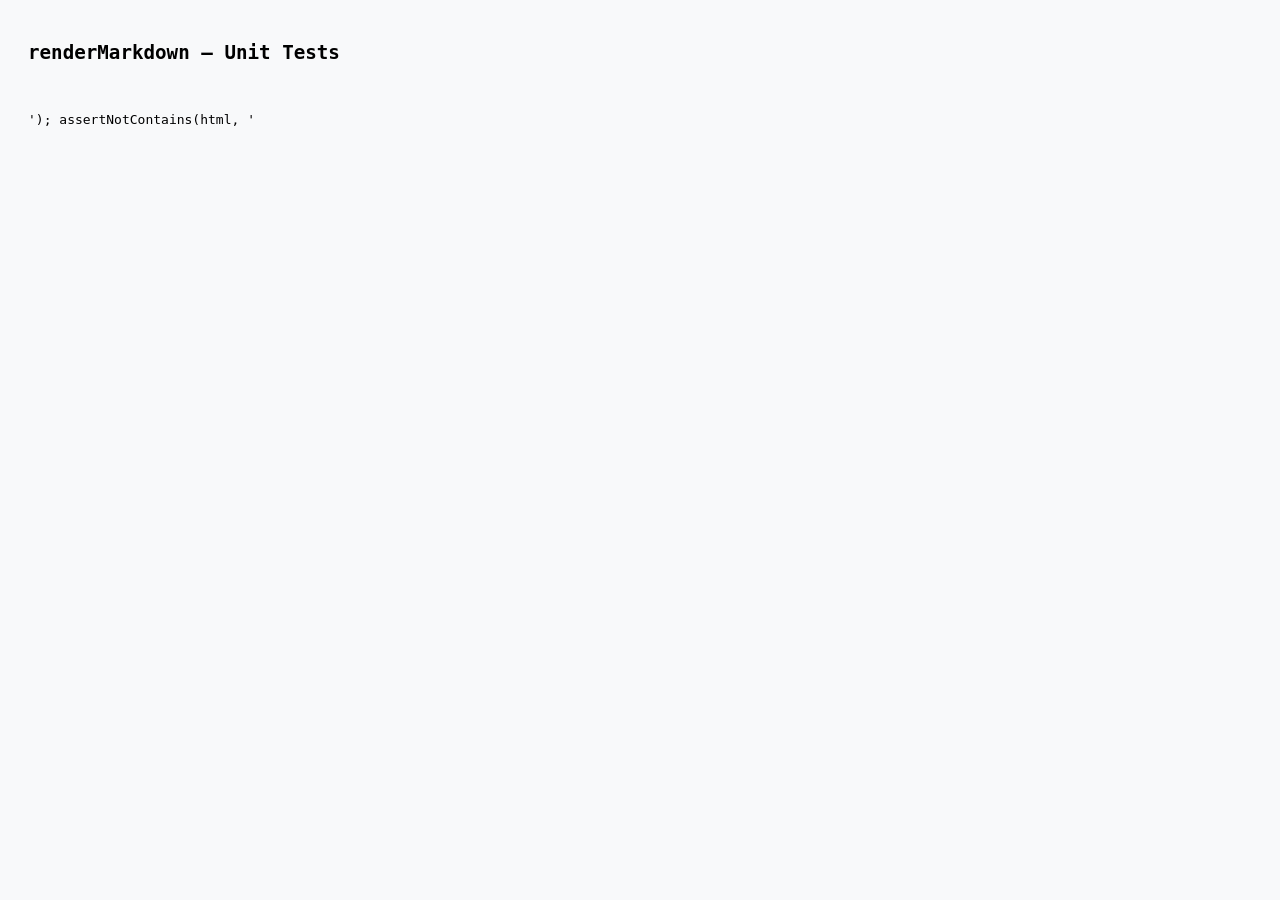
<file: Frontend/tests/renderMarkdown.test.html>
<!DOCTYPE html>
<html lang="en">
<head>
<meta charset="UTF-8"/>
<title>renderMarkdown Unit Tests</title>
<style>
  body{font-family:monospace;padding:20px;background:#f8f9fa}
  .pass{color:#16a34a;font-weight:700}
  .fail{color:#dc2626;font-weight:700}
  .test{margin:6px 0;padding:8px 12px;border-radius:6px;background:#fff;border:1px solid #e2e8f0}
  .test.failed{background:#fef2f2;border-color:#fca5a5}
  .test.passed{background:#f0fdf4;border-color:#86efac}
  h1{margin-bottom:16px;font-size:1.2rem}
  #summary{margin-top:20px;padding:14px;border-radius:8px;font-size:1rem;font-weight:700}
</style>
</head>
<body>
<h1>renderMarkdown — Unit Tests</h1>
<div id="results"></div>
<div id="summary"></div>

<!-- Load the actual renderMarkdown function -->
<script>
// Inline esc and renderMarkdown from chat.js for isolated testing
function esc(t) {
  return String(t).replace(/&/g,'&amp;').replace(/</g,'&lt;').replace(/>/g,'&gt;');
}
function inline(t) {
  return esc(t)
    .replace(/\*\*(.+?)\*\*/g, '<strong>$1</strong>')
    .replace(/\*(.+?)\*/g,     '<em>$1</em>')
    .replace(/`(.+?)`/g,       '<code>$1</code>')
    .replace(/\[([^\]]+)\]\((https?:\/\/[^\)]+)\)/g, '<a href="$2" target="_blank">$1</a>');
}
function renderMarkdown(raw) {
  const lines = raw.split('\n');
  let html = '', inOl = false, inUl = false, tableRows = [];
  const closeOl    = () => { if (inOl) { html += '</ol>'; inOl = false; } };
  const closeUl    = () => { if (inUl) { html += '</ul>'; inUl = false; } };
  const flushTable = () => {
    if (!tableRows.length) return;
    html += '<div class="tbl-wrap"><table>';
    let headDone = false;
    for (const row of tableRows) {
      if (/^\|[-| :]+\|$/.test(row.trim())) {
        if (!headDone) { html += '</thead><tbody>'; headDone = true; }
        continue;
      }
      const cells = row.split('|').slice(1, -1).map(c => c.trim());
      if (!headDone) { html += '<thead><tr>' + cells.map(c=>`<th>${inline(c)}</th>`).join('') + '</tr>'; }
      else           { html += '<tr>' + cells.map(c=>`<td>${inline(c)}</td>`).join('') + '</tr>'; }
    }
    if (!headDone) html += '</thead><tbody>';
    html += '</tbody></table></div>';
    tableRows = [];
  };
  for (const line of lines) {
    if (/^\|.+\|$/.test(line.trim())) { closeOl(); closeUl(); tableRows.push(line.trim()); continue; }
    flushTable();
    const olMatch = line.match(/^(\d+)\.\s+(.+)/);
    if (olMatch) { closeUl(); if (!inOl) { html += '<ol>'; inOl = true; } html += `<li><span>${inline(olMatch[2])}</span></li>`; continue; }
    const ulMatch = line.match(/^[-•*]\s+(.+)/);
    if (ulMatch) { closeOl(); if (!inUl) { html += '<ul>'; inUl = true; } html += `<li><span>${inline(ulMatch[1])}</span></li>`; continue; }
    if (!line.trim() && (inOl || inUl)) continue;
    closeOl(); closeUl();
    if (line.startsWith('### ')) { html += `<h4>${inline(line.slice(4))}</h4>`; continue; }
    if (line.startsWith('## '))  { html += `<h3>${inline(line.slice(3))}</h3>`; continue; }
    if (!line.trim())            { html += '<br/>'; continue; }
    html += `<p>${inline(line)}</p>`;
  }
  flushTable(); closeOl(); closeUl();
  return html;
}
</script>

<script>
const results = [];

function test(name, fn) {
  try {
    fn();
    results.push({ name, pass: true });
  } catch (e) {
    results.push({ name, pass: false, error: e.message });
  }
}

function assert(condition, msg) {
  if (!condition) throw new Error(msg || 'Assertion failed');
}

function assertContains(html, substring, msg) {
  if (!html.includes(substring))
    throw new Error((msg || '') + `\nExpected to contain: "${substring}"\nGot: "${html}"`);
}

function assertNotContains(html, substring, msg) {
  if (html.includes(substring))
    throw new Error((msg || '') + `\nExpected NOT to contain: "${substring}"\nGot: "${html}"`);
}

// ── BOLD ──
test('Bold **text** renders as <strong>', () => {
  assertContains(renderMarkdown('**hello**'), '<strong>hello</strong>');
});

// ── ITALIC ──
test('Italic *text* renders as <em>', () => {
  assertContains(renderMarkdown('*hello*'), '<em>hello</em>');
});

// ── CODE ──
test('Inline `code` renders as <code>', () => {
  assertContains(renderMarkdown('Use `dotnet run`'), '<code>dotnet run</code>');
});

// ── LINK ──
test('Markdown link renders as <a> with href', () => {
  const html = renderMarkdown('[Bradford](https://www.bradford.gov.uk)');
  assertContains(html, 'href="https://www.bradford.gov.uk"');
  assertContains(html, 'Bradford');
});

test('Non-https link is NOT rendered as anchor', () => {
  const html = renderMarkdown('[Bad](javascript:alert(1))');
  assertNotContains(html, '<a ');
});

// ── ORDERED LIST ──
test('Numbered list renders as <ol>', () => {
  const html = renderMarkdown('1. First\n2. Second\n3. Third');
  assertContains(html, '<ol>');
  assertContains(html, '<li>');
  assertContains(html, 'First');
  assertContains(html, 'Third');
});

test('Ordered list counter preserved across blank line', () => {
  const html = renderMarkdown('1. First\n\n2. Second');
  const matches = (html.match(/<li>/g) || []).length;
  assert(matches === 2, `Expected 2 <li> tags, got ${matches}`);
  assertContains(html, '<ol>');
  const closingOls = (html.match(/<\/ol>/g) || []).length;
  assert(closingOls === 1, `Expected 1 </ol>, got ${closingOls} (blank line split the list)`);
});

// ── UNORDERED LIST ──
test('Bullet list renders as <ul>', () => {
  const html = renderMarkdown('- Apple\n- Banana\n- Cherry');
  assertContains(html, '<ul>');
  assertContains(html, 'Apple');
  assertContains(html, 'Cherry');
});

// ── HEADINGS ──
test('## heading renders as <h3>', () => {
  assertContains(renderMarkdown('## Section'), '<h3>Section</h3>');
});

test('### heading renders as <h4>', () => {
  assertContains(renderMarkdown('### Sub'), '<h4>Sub</h4>');
});

// ── TABLE ──
test('Markdown table renders <table> with <th> and <td>', () => {
  const md = '| Band | Annual |\n|------|--------|\n| A | £1,573 |';
  const html = renderMarkdown(md);
  assertContains(html, '<table>');
  assertContains(html, '<th>');
  assertContains(html, '<td>');
  assertContains(html, '£1,573');
});

// ── XSS SAFETY ──
test('HTML in input is escaped — no XSS via <script>', () => {
  const html = renderMarkdown('<script>alert(1)</script>');
  assertNotContains(html, '<script>');
  assertContains(html, '&lt;script&gt;');
});

test('HTML in bold is escaped', () => {
  const html = renderMarkdown('**<img onerror=alert(1)>**');
  assertNotContains(html, '<img');
  assertContains(html, '&lt;img');
});

// ── PLAIN TEXT ──
test('Plain text wrapped in <p>', () => {
  assertContains(renderMarkdown('Hello world'), '<p>Hello world</p>');
});

test('Empty string returns empty string', () => {
  assert(renderMarkdown('') === '', 'Empty input should return empty string');
});

// ── RENDER RESULTS ──
const container = document.getElementById('results');
let passed = 0, failed = 0;

results.forEach(r => {
  const div = document.createElement('div');
  div.className = 'test ' + (r.pass ? 'passed' : 'failed');
  div.innerHTML = r.pass
    ? `<span class="pass">PASS</span> ${r.name}`
    : `<span class="fail">FAIL</span> ${r.name}<br/><small style="color:#dc2626">${r.error}</small>`;
  container.appendChild(div);
  r.pass ? passed++ : failed++;
});

const summary = document.getElementById('summary');
summary.style.background = failed === 0 ? '#f0fdf4' : '#fef2f2';
summary.style.border = `2px solid ${failed === 0 ? '#86efac' : '#fca5a5'}`;
summary.style.color = failed === 0 ? '#16a34a' : '#dc2626';
summary.textContent = failed === 0
  ? `All ${passed} tests passed`
  : `${failed} failed, ${passed} passed`;
</script>
</body>
</html>
</file>
